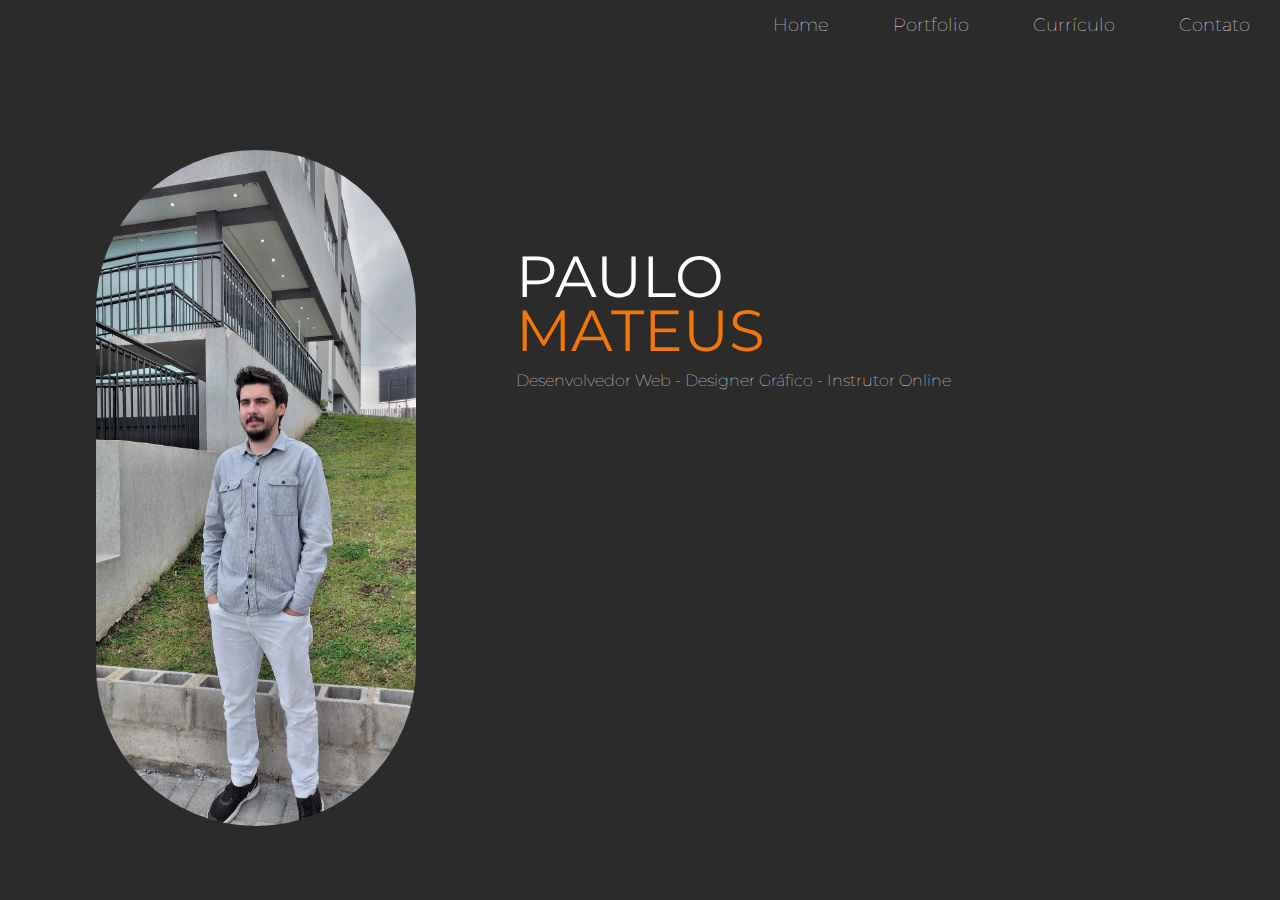
<file: index.html>
<!DOCTYPE html>

<html>

	<head>
		<title>Paulo Mateus - Portfolio Online</title>

		<meta charset="utf-8">
		<link rel="stylesheet" href="css/styles.css">
		<link href="https://fonts.googleapis.com/css?family=Montserrat:100,400" rel="stylesheet">
		<script type="text/javascript" src="js/scripts.js"></script>
		<meta name="viewport" content="width=device-width, inital-scale=1.0">


	</head>


	<body>

			<div id="navigation" class="navigation">
				<ul>
					<li><a href="index.html">Home</a></li>
					<li><a href="portfolio.html">Portfolio</a></li>
					<li><a href="curriculo.html">Currículo</a></li>
					<li><a href="contato.html">Contato</a></li>
					<li id="threeline-icon" class="threeline-icon" onclick="openNav()">&#9776;</li>
				</ul>
			</div>

			
			<div class="capa">

				<div class="profile-pic">
					<img src="img/paulo-profile.jpg" alt="Foto do desenvolvedor Paulo Mateus">
				</div>

				<div class="profile-title">
					<h1>Paulo <span>Mateus</span></h1>
					<h2>Desenvolvedor Web - Designer Gráfico - Instrutor Online</h2>	
										
				</div>



			</div>


		

	</body>

</html>
</file>
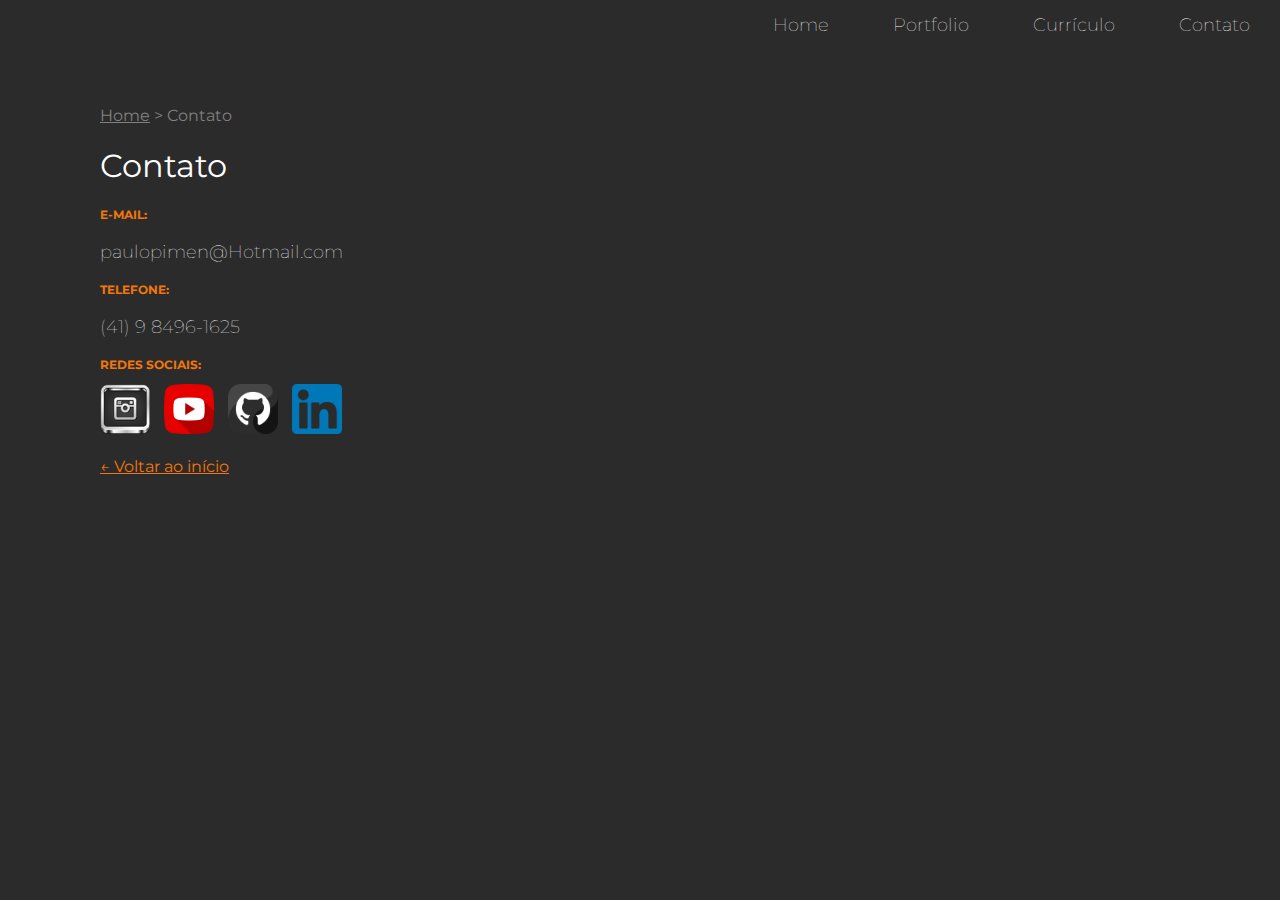
<file: contato.html>
<!DOCTYPE html>

<html>

	<head>
		<title>Contato - Paulo Mateus</title>

		<meta charset="utf-8">
		<link rel="stylesheet" href="css/styles.css">
		<link href="https://fonts.googleapis.com/css?family=Montserrat:100,400" rel="stylesheet">
		<script type="text/javascript" src="js/scripts.js"></script>
		<meta name="viewport" content="width=device-width, inital-scale=1.0">

	</head>


	<body>

			<div id="navigation" class="navigation">
				<ul>
					<li><a href="index.html">Home</a></li>
					<li><a href="portfolio.html">Portfolio</a></li>
					<li><a href="curriculo.html">Currículo</a></li>
					<li><a href="contato.html">Contato</a></li>
					<li id="threeline-icon" class="threeline-icon" onclick="openNav()">&#9776;</li>
				</ul>
			</div>

			<div class="main">
				
				
				<ul class="caminho">
					<li><a href="index.html">Home</a></li>
					<li>></li>
					<li>Contato</li>
				</ul>

				<h1>Contato</h1>
			

				<h3>E-mail:</h3>
				<p>paulopimen@Hotmail.com</p>

				<h3>Telefone:</h3>
				<p>(41) 9 8496-1625</p>

				<h3>Redes Sociais:</h3>
					
				<a href="https://www.instagram.com/paulomateusdonascimento/" target="_blank"><img class="social-img" src="img/instagram.png" alt="Link para o facebook"></a>
				<a href="https://www.youtube.com/channel/UCXGGXyHYJFK_yC_Jta_vqpw" target="_blank"><img class="social-img" src="img/youtube.png" alt="Link para o youtube"></a>
				<a href="https://github.com/pauloranger123" target="_blank"><img class="social-img" src="img/github.png" alt="Link para o github"></a>
				<a href="https://linkedin.com/in/paulo-mateus-d" target="_blank"><img class="social-img" src="img/linkedin.png" alt="Link para o linkedn"></a>

				<br><br>
				<a class="back-link" href="index.html">&larr; Voltar ao início<a>

			</div>	

			

	</body>

</html>
</file>
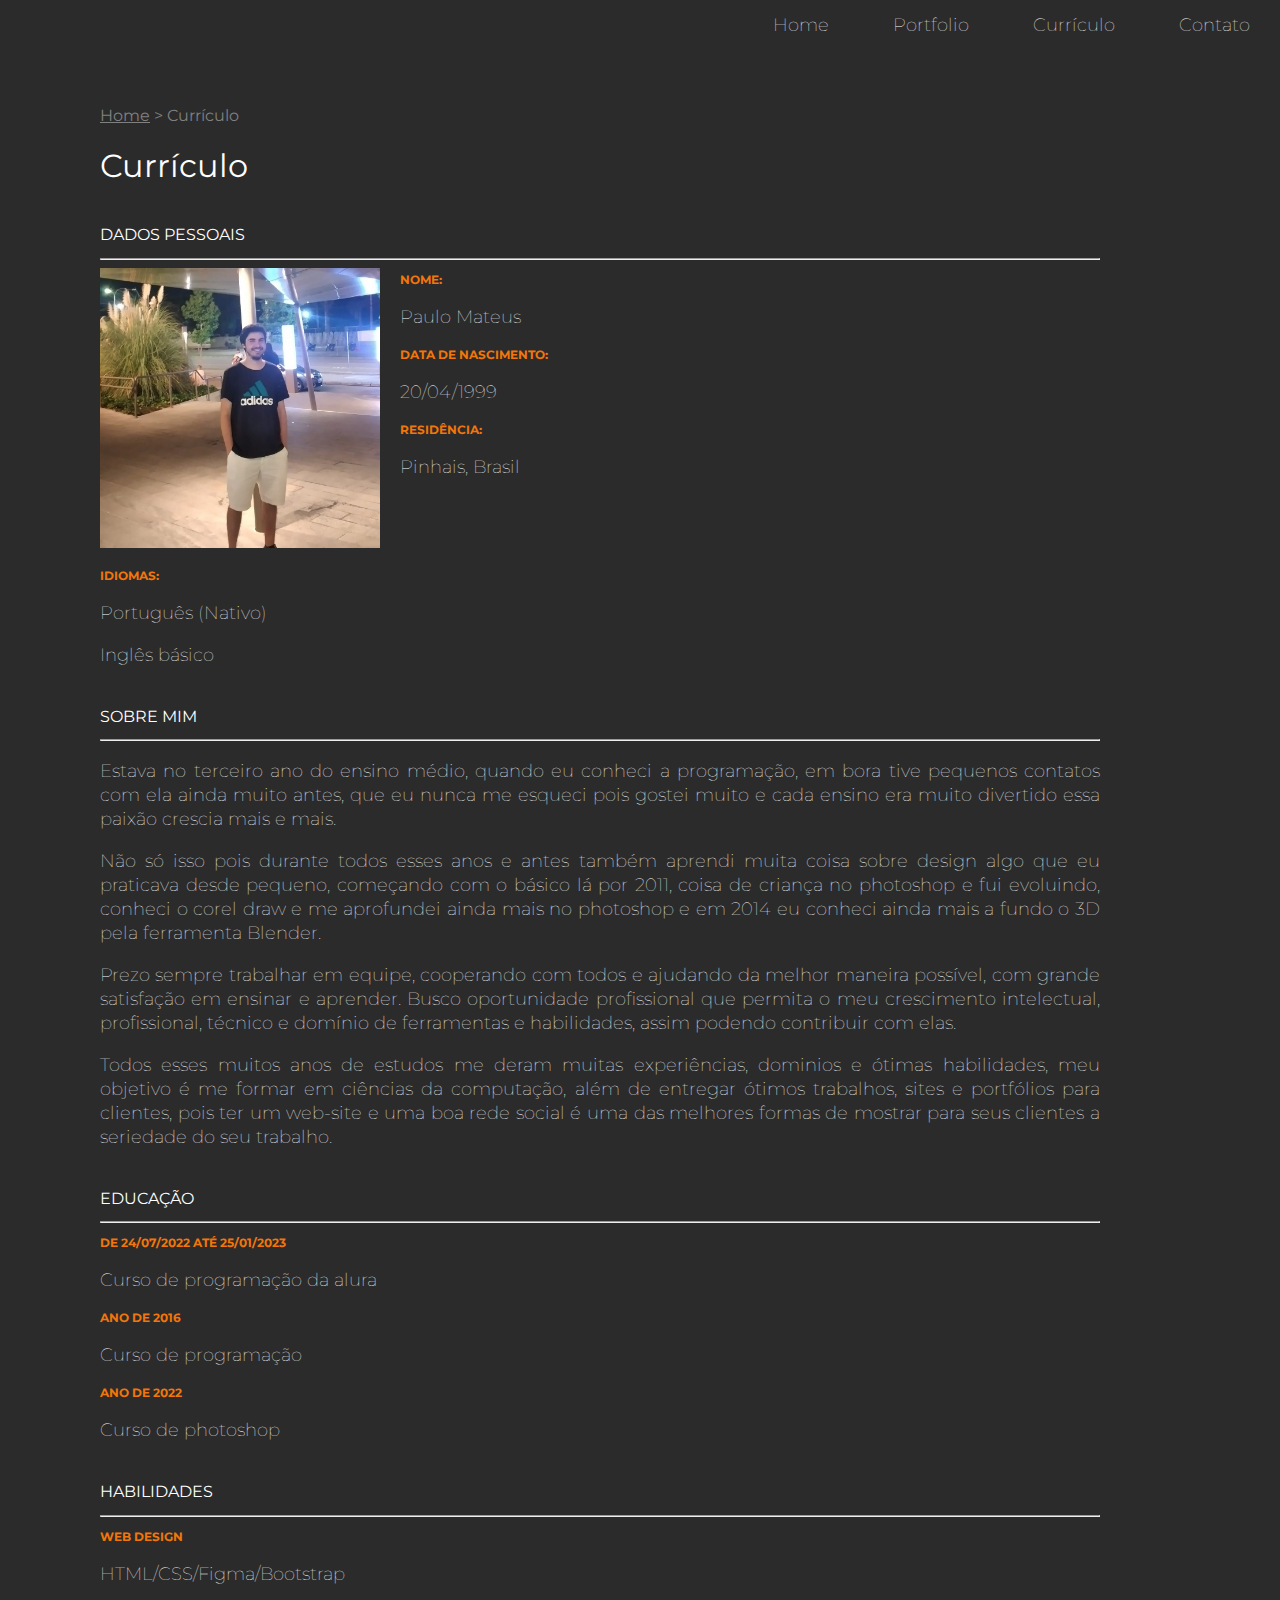
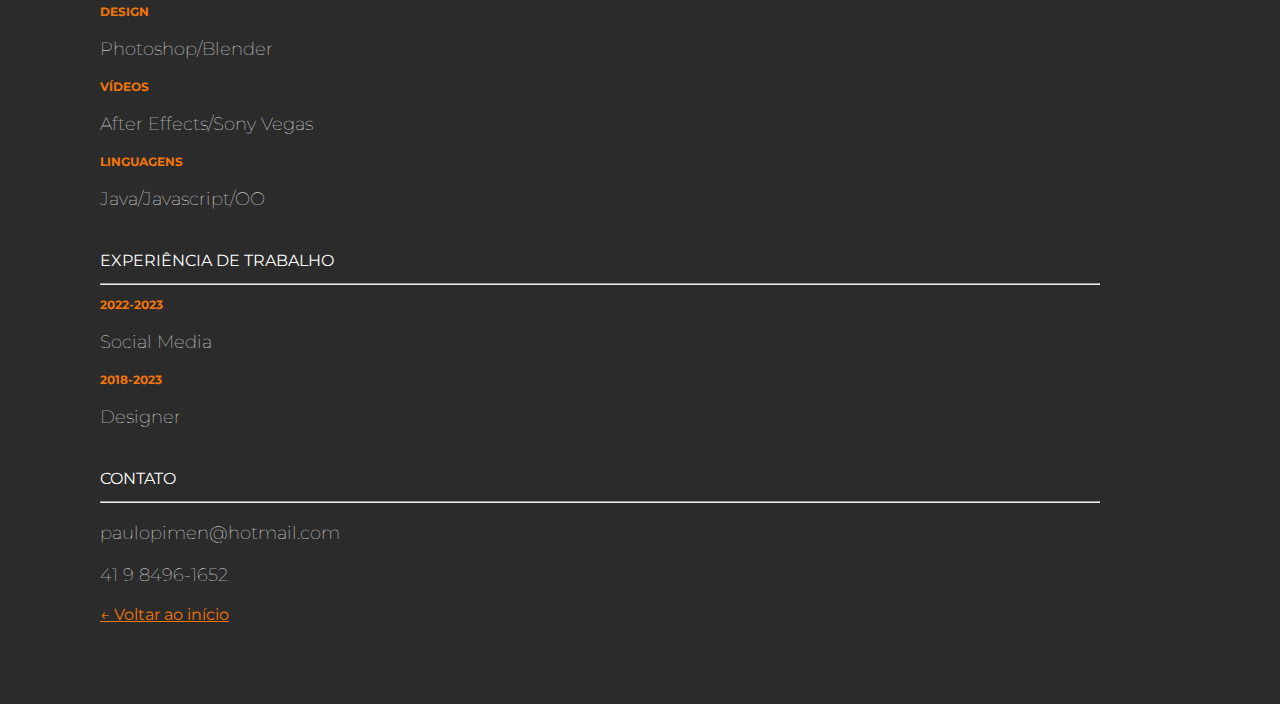
<file: curriculo.html>
<!DOCTYPE html>

<html>

	<head>
		<title>Currículo - Paulo Mateus</title>

		<meta charset="utf-8">
		<link rel="stylesheet" href="css/styles.css">
		<link href="https://fonts.googleapis.com/css?family=Montserrat:100,400" rel="stylesheet">
		<script type="text/javascript" src="js/scripts.js"></script>
		<meta name="viewport" content="width=device-width, inital-scale=1.0">

	</head>


	<body>

			<div id="navigation" class="navigation">
				<ul>
					<li><a href="index.html">Home</a></li>
					<li><a href="portfolio.html">Portfolio</a></li>
					<li><a href="curriculo.html">Currículo</a></li>
					<li><a href="contato.html">Contato</a></li>
					<li id="threeline-icon" class="threeline-icon" onclick="openNav()">&#9776;</li>
				</ul>
			</div>
			
			<div class="main">
								
				<ul class="caminho">
					<li><a href="index.html">Home</a></li>
					<li>></li>
					<li>Currículo</li>
				</ul>

				<h1>Currículo</h1>

					
					<h2>Dados Pessoais</h2>
					<hr>

						<img class="cv-pic" src="img/paulo-profile2.jpg" alt="Foto de Ivan Gomes">
						<h3>Nome:</h3>

							<p>Paulo Mateus</p>

						<h3>Data de Nascimento:</h3>

							<p>20/04/1999</p>

						<h3>Residência:</h3>

							<p>Pinhais, Brasil</p>

						<h3 style="clear: left">Idiomas:</h3>

							<p>Português (Nativo)</p>
							<p>Inglês básico</p>						
							
					
					<h2>Sobre Mim</h2>
					<hr>

							<p>Estava no terceiro ano do ensino médio, quando eu conheci a programação,
								em bora tive pequenos contatos com ela ainda muito antes, que eu nunca 
								me esqueci pois gostei muito e cada ensino era muito divertido essa paixão 
								crescia mais e mais.</p>

							<!-- <p>Quando eu vi, depois de consumir muitos conteúdos gratuitos eu resolvi comprar 
								de fato um curso de programação e foi algo ótimo para mim, através dos meus muitos anos de 
								estudos que começou em 2017 mas que conheci em 2015 me deram muito dominios 
								sobre web-design.</p> -->

							<p>Não só isso pois durante todos esses anos e antes também aprendi muita
								coisa sobre design algo que eu praticava desde pequeno, começando com o básico
								lá por 2011, coisa de criança no photoshop e fui evoluindo, conheci o corel draw e me aprofundei
								ainda mais no photoshop e em 2014 eu conheci ainda mais a fundo
								o 3D pela ferramenta Blender.</p>

							<p>Prezo sempre trabalhar em equipe, cooperando com todos e ajudando da melhor
								maneira possível, com grande satisfação em ensinar e aprender.
								Busco oportunidade profissional que permita o meu crescimento intelectual,
								profissional, técnico e domínio de ferramentas e habilidades, assim podendo
								contribuir com elas.</p>	

							<p>Todos esses muitos anos de estudos me deram muitas experiências, dominios e ótimas habilidades, meu objetivo
								é me formar em ciências da computação, além de entregar ótimos trabalhos, sites e portfólios
								para clientes, pois ter um web-site e uma boa rede social é uma das melhores formas de mostrar para seus
								clientes a seriedade do seu trabalho.
							</p>

					
					<h2>Educação</h2>
					<hr>

						<h3>De 24/07/2022 até 25/01/2023</h3>

							<p>Curso de programação da alura</p>

						<h3>Ano de 2016</h3>

							<p>Curso de programação</p>

						<h3>Ano de 2022</h3>

							<p>Curso de photoshop</p>

					
					<h2>Habilidades</h2>
					<hr>

						<h3>Web Design</h3>

							<p>HTML/CSS/Figma/Bootstrap</p>

						<h3>Design</h3>

							<p>Photoshop/Blender</p>

						<h3>Vídeos</h3>

							<p>After Effects/Sony Vegas</p>

						<h3>Linguagens</h3>

							<p>Java/Javascript/OO</p>

					
					<h2>Experiência de Trabalho</h2>
					<hr>

						<h3>2022-2023</h3>

							<p>Social Media</p>

						<h3>2018-2023</h3>

							<p>Designer</p>

						<!--
							<h3>data-data</h3>
							<p>Função - empresa - local</p>
						-->
						


					<h2>Contato</h2>
					<hr>

							<p>paulopimen@hotmail.com</p>
							<p>41 9 8496-1652</p>


				<a class="back-link" href="index.html">&larr; Voltar ao início</a>


			</div>

				

	</body>

</html>
</file>
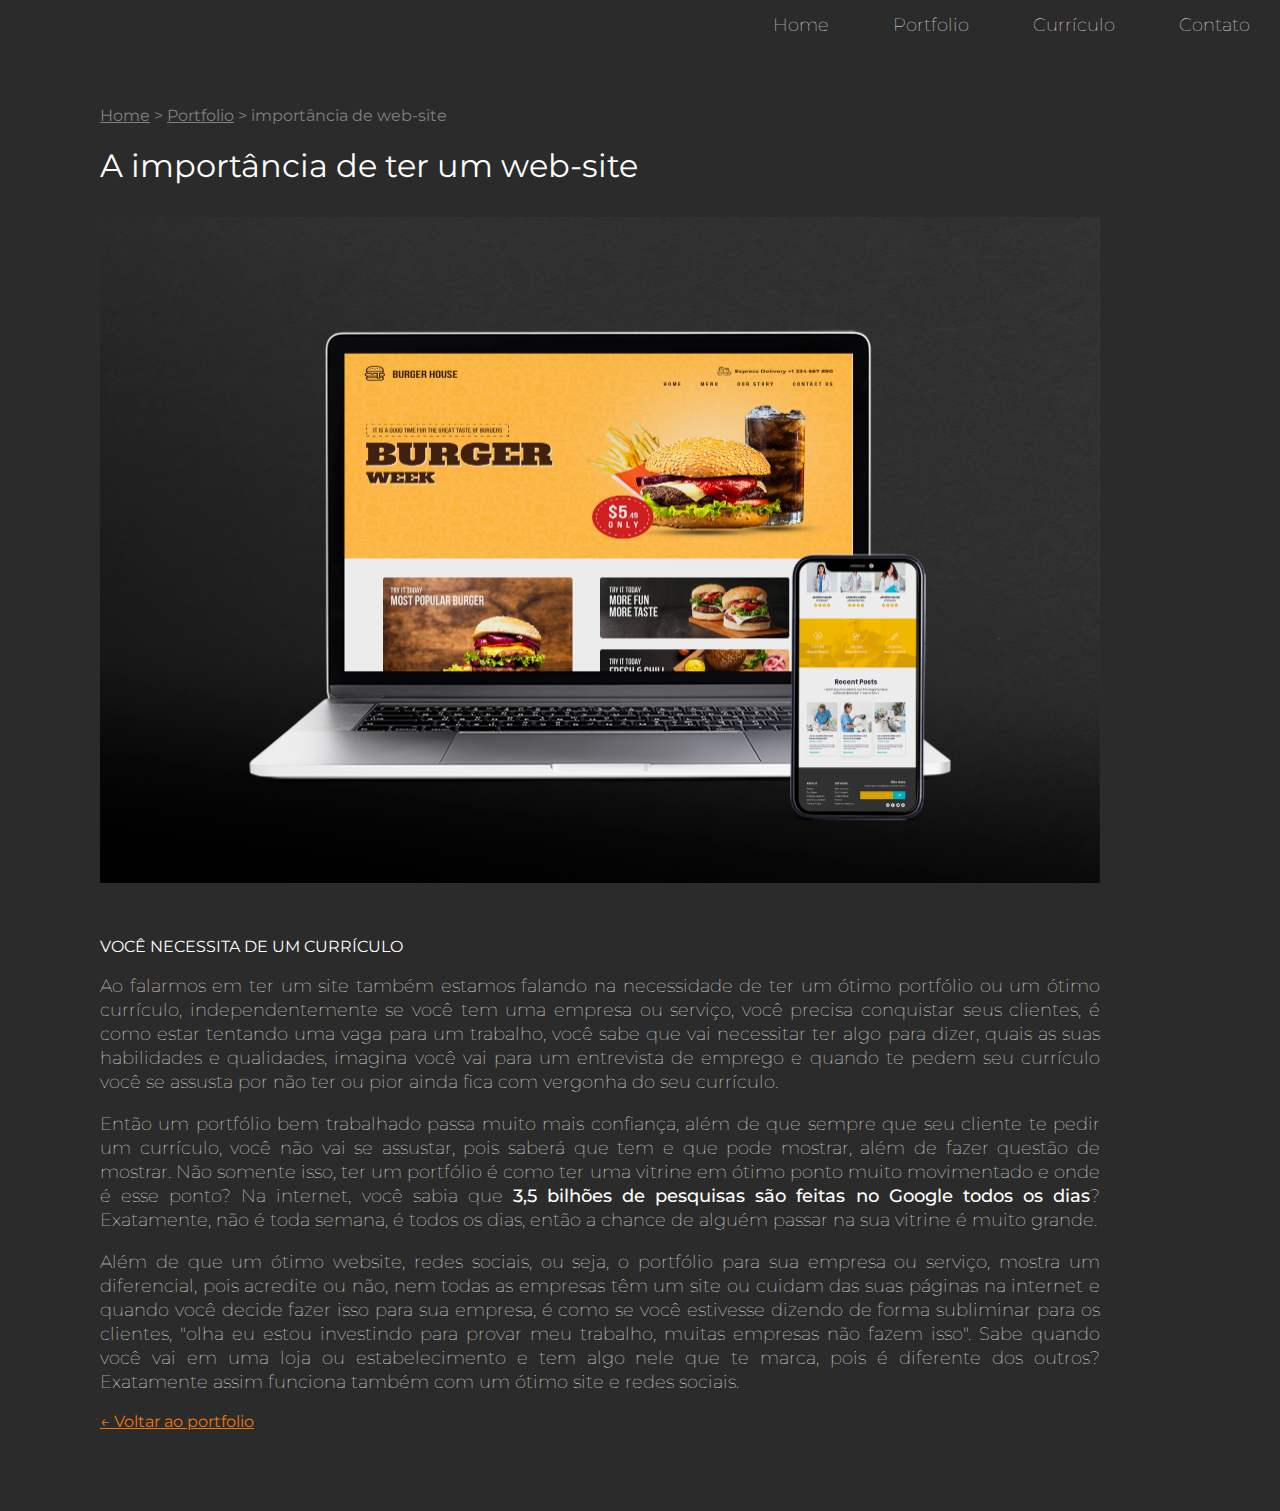
<file: importancia-site.html>
<!DOCTYPE html>

<html>

<head>
	<title>Trabalhos Webdesign - Paulo Mateus</title>

	<meta charset="utf-8">
	<link rel="stylesheet" href="css/styles.css">
	<link href="https://fonts.googleapis.com/css?family=Montserrat:100,400" rel="stylesheet">
	<script type="text/javascript" src="js/scripts.js"></script>
	<meta name="viewport" content="width=device-width, inital-scale=1.0">


</head>


<body>

	<div id="navigation" class="navigation">
		<ul>
			<li><a href="index.html">Home</a></li>
			<li><a href="portfolio.html">Portfolio</a></li>
			<li><a href="curriculo.html">Currículo</a></li>
			<li><a href="contato.html">Contato</a></li>
			<li id="threeline-icon" class="threeline-icon" onclick="openNav()">&#9776;</li>
		</ul>
	</div>



	<div class="main">


		<ul class="caminho">
			<li><a href="index.html">Home</a></li>
			<li>></li>
			<li><a href="portfolio.html">Portfolio</a></li>
			<li>></li>
			<li>importância de web-site</li>
		</ul>

		<h1>A importância de ter um web-site</h1>

		<img class="foto-trabalhos" src="img/trabalhos/terSite.jpg" alt="importancia-site">

		<h2>Você necessita de um currículo</h2>

		<p> Ao falarmos em ter um site também estamos falando na necessidade de ter um ótimo portfólio ou um ótimo currículo, independentemente se você tem uma empresa ou serviço, você precisa conquistar seus clientes, é como estar tentando uma vaga para um trabalho, você sabe que vai necessitar ter algo para dizer, quais as suas habilidades e qualidades, imagina você vai para um entrevista de emprego e quando te pedem seu currículo você se assusta por não ter ou pior ainda fica com vergonha do seu currículo.
		</p>

		<p> Então um portfólio bem trabalhado passa muito mais confiança, além de que sempre que seu cliente te pedir um currículo, você não vai se assustar, pois saberá que tem e que pode mostrar, além de fazer questão de mostrar. Não somente isso, ter um portfólio é como ter uma vitrine em ótimo ponto muito movimentado e onde é esse ponto? Na internet, você sabia que <strong>3,5 bilhões de pesquisas são feitas no Google todos os dias</strong>? Exatamente, não é toda semana, é todos os dias, então a chance de alguém passar na sua vitrine é muito grande.
		</p>

		<p> Além de que um ótimo website, redes sociais, ou seja, o portfólio para sua empresa ou serviço, mostra um diferencial, pois acredite ou não, nem todas as empresas têm um site ou cuidam das suas páginas na internet e quando você decide fazer isso para sua empresa, é como se você estivesse dizendo de forma subliminar para os clientes, "olha eu estou investindo para provar meu trabalho, muitas empresas não fazem isso". Sabe quando você vai em uma loja ou estabelecimento e tem algo nele que te marca, pois é diferente dos outros? Exatamente assim funciona também com um ótimo site e redes sociais.
		</p>

		
		
		<a class="back-link" href="portfolio.html">&larr; Voltar ao portfolio<a></a>
		<br>
		

	</div>



</body>

</html>
</file>
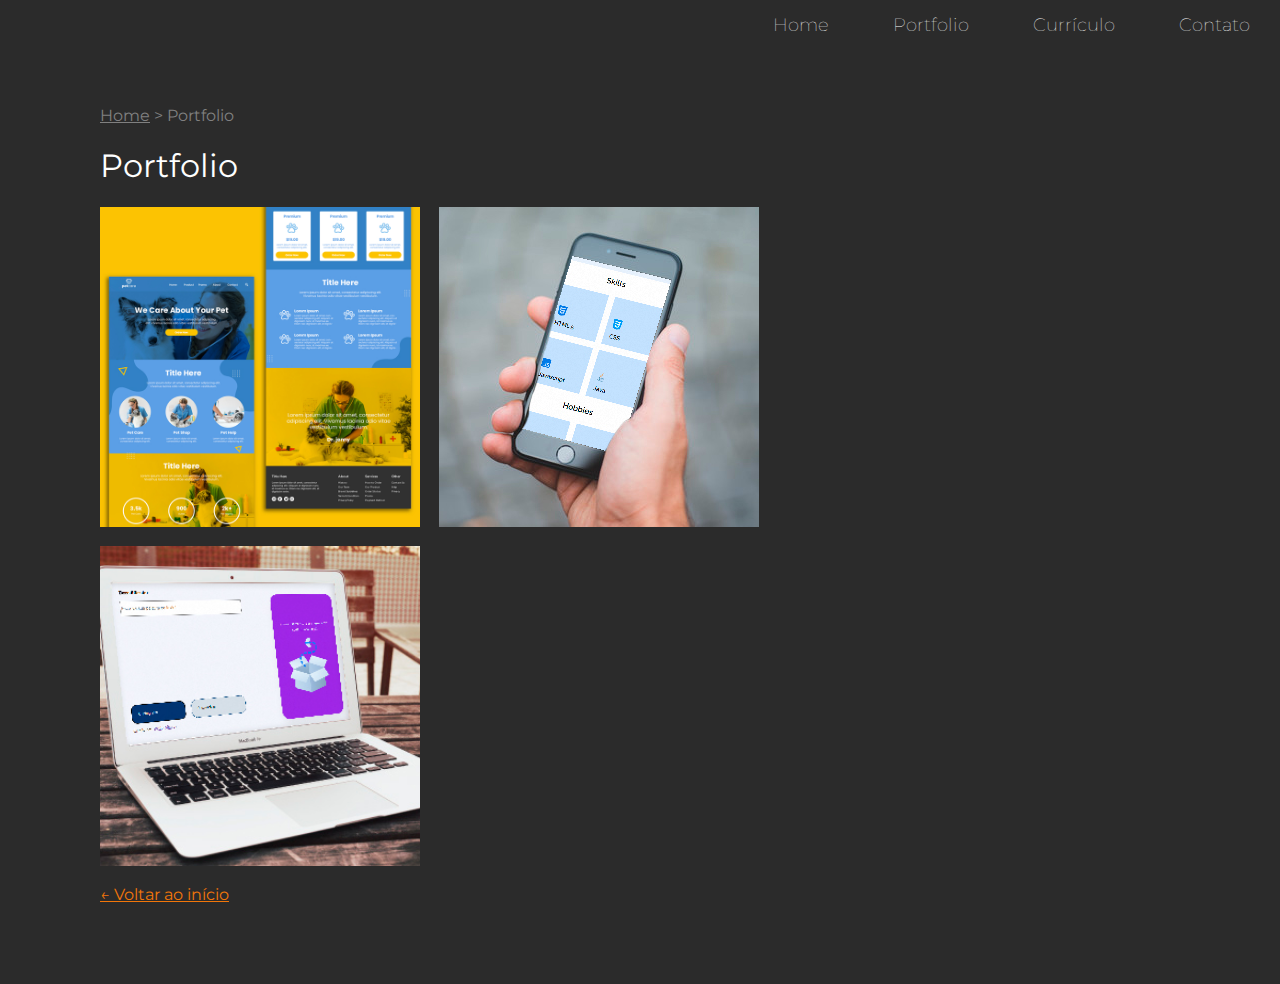
<file: portfolio.html>
<!DOCTYPE html>

<html>

	<head>
		<title>Portfolio - Paulo Mateus</title>

		<meta charset="utf-8">
		<link rel="stylesheet" href="css/styles.css">
		<link href="https://fonts.googleapis.com/css?family=Montserrat:100,400" rel="stylesheet">
		<script type="text/javascript" src="js/scripts.js"></script>
		<meta name="viewport" content="width=device-width, inital-scale=1.0">


	</head>


	<body>

			<div id="navigation" class="navigation">
				<ul>
					<li><a href="index.html">Home</a></li>
					<li><a href="portfolio.html">Portfolio</a></li>
					<li><a href="curriculo.html">Currículo</a></li>
					<li><a href="contato.html">Contato</a></li>
					<li id="threeline-icon" class="threeline-icon" onclick="openNav()">&#9776;</li>
				</ul>
			</div>


						
			<div class="main">
				
				
				<ul class="caminho">
					<li><a href="index.html">Home</a></li>
					<li>></li>
					<li>Portfolio</li>
				</ul>

				<h1>Portfolio</h1>

				<div style="background-image: url('img/thumbSite.jpg')" class="miniatura">
					<a href="importancia-site.html">
					<div class="blackbox">
						<div class="blackbox-text">
							<h1>Importância de um site em 2023</h1>
							<h2>Sua empresa necessita</h2>
						</div>
					</div>
					</a>
				</div>

				
				<div style="background-image: url('img/ccb.jpg')" class="miniatura">
					<a href="webdesign-ccb.html">
					<div class="blackbox">
						<div class="blackbox-text">
							<h1>Meu outro site de Portfolio</h1>
							<h2>Web Design</h2>
						</div>
					</div>
					</a>
				</div>
			
				
				
				<div style="background-image: url('img/site-psp.jpg')" class="miniatura">
					<a href="webdesign-psp.html">
					<div class="blackbox">
						<div class="blackbox-text">
							<h1>Meus outros sites de lógica</h1>
							<h2>Linguagens de programação</h2>
						</div>
					</div>
					</a>
				</div>
				
		

				

				<br>
				<a class="back-link" href="index.html">&larr; Voltar ao início<a>

			</div>	

			

	</body>

</html>
</file>
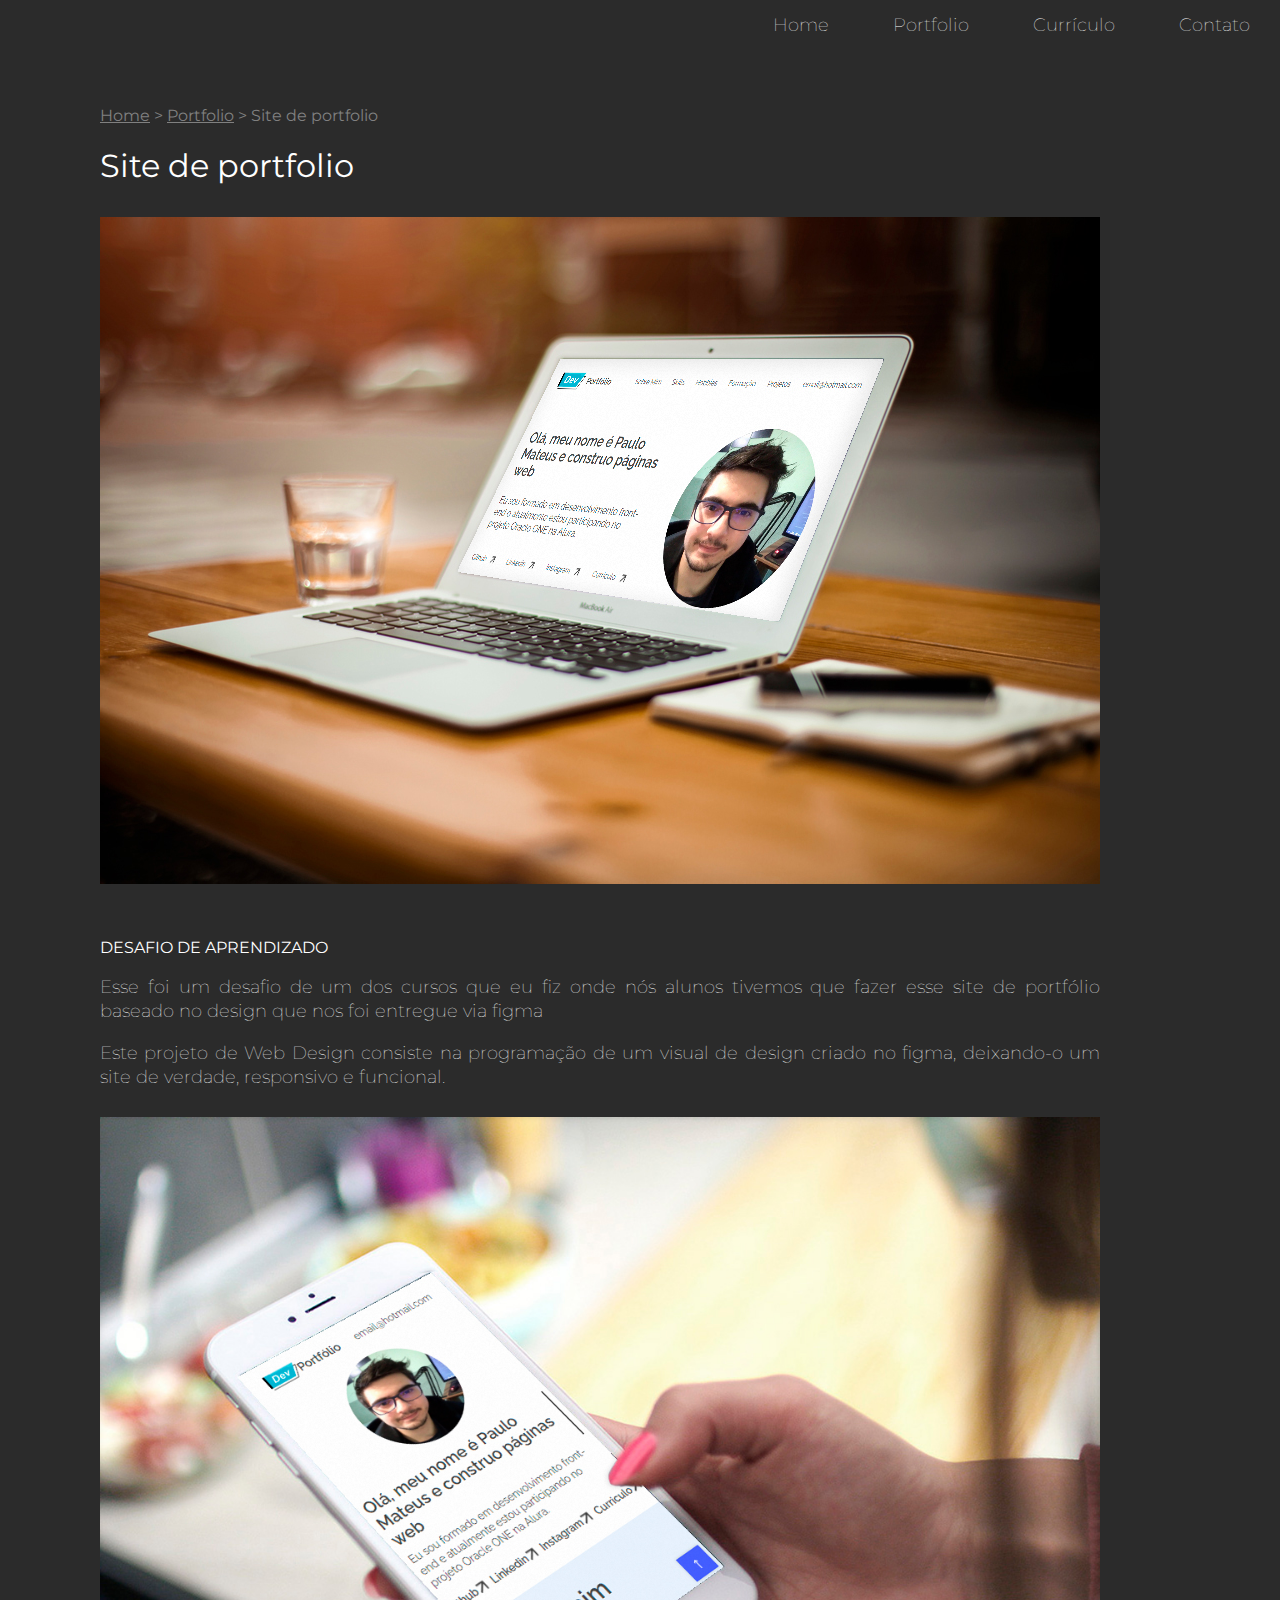
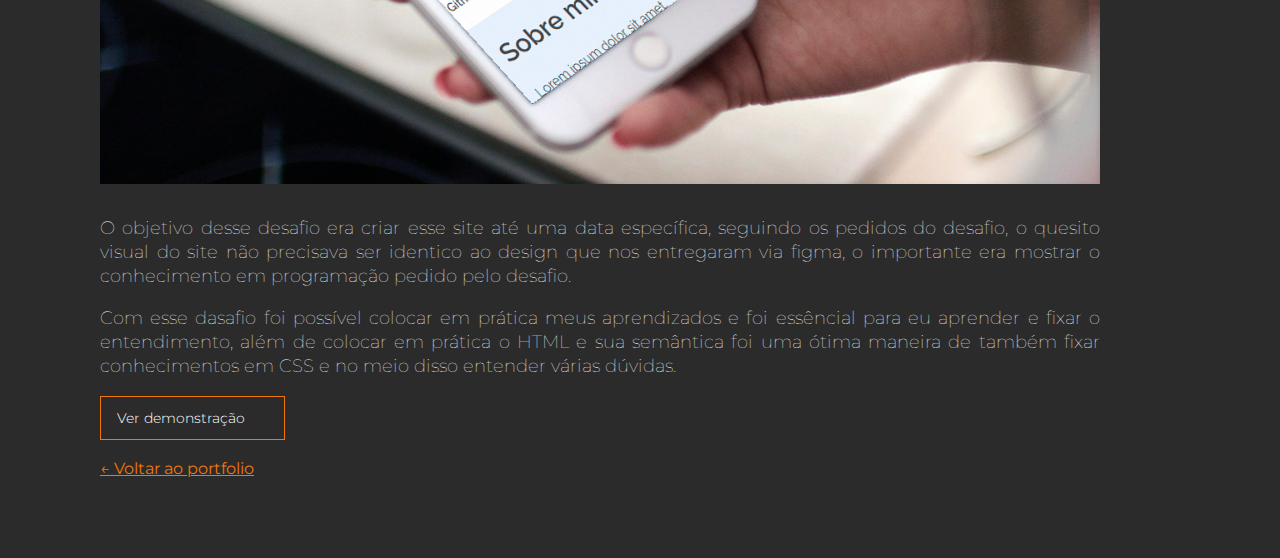
<file: webdesign-ccb.html>
<!DOCTYPE html>

<html>

	<head>
		<title>Trabalhos Webdesign - Paulo Mateus</title>

		<meta charset="utf-8">
		<link rel="stylesheet" href="css/styles.css">
		<link href="https://fonts.googleapis.com/css?family=Montserrat:100,400" rel="stylesheet">
		<script type="text/javascript" src="js/scripts.js"></script>
		<meta name="viewport" content="width=device-width, inital-scale=1.0">


	</head>


	<body>

			<div id="navigation" class="navigation">
				<ul>
					<li><a href="index.html">Home</a></li>
					<li><a href="portfolio.html">Portfolio</a></li>
					<li><a href="curriculo.html">Currículo</a></li>
					<li><a href="contato.html">Contato</a></li>
					<li id="threeline-icon" class="threeline-icon" onclick="openNav()">&#9776;</li>
				</ul>
			</div>


						
			<div class="main">
				
				
				<ul class="caminho">
					<li><a href="index.html">Home</a></li>
					<li>></li>
					<li><a href="portfolio.html">Portfolio</a></li>
					<li>></li>
					<li>Site de portfolio</li>
				</ul>

				<h1>Site de portfolio</h1>

				<img class="foto-trabalhos" src="img/trabalhos/ccb1.jpg" alt="Site CCB">

				<h2>Desafio de aprendizado</h2>

				<p>Esse foi um desafio de um dos cursos que eu fiz onde nós alunos tivemos que fazer esse site de portfólio baseado no design que nos foi entregue via figma</p>

				<p>Este projeto de Web Design consiste na programação de um visual de design criado no figma, deixando-o um site de verdade, responsivo e funcional.</p>

				<img class="foto-trabalhos" src="img/trabalhos/ccb2.jpg" alt="Site CCB">

				<p>O objetivo desse desafio era criar esse site até uma data específica, seguindo os pedidos do desafio, o quesito visual do site não
					precisava ser identico ao design que nos entregaram via figma, o importante era mostrar o conhecimento em programação pedido pelo
					desafio.
				</p>				
				
				<p>Com esse dasafio foi possível colocar em prática meus aprendizados e foi essêncial para eu aprender
				e fixar o entendimento, além de colocar em prática o HTML e sua semântica foi uma ótima maneira de
				também fixar conhecimentos em CSS e no meio disso entender várias dúvidas.
				</p>

				<a href="https://pauloranger123.github.io/meu-portfolio/" target="_blank" class="botaoVer">Ver demonstração</a>

				
				<a class="back-link" href="portfolio.html">&larr; Voltar ao portfolio<a>

			</div>	

			

	</body>

</html>
</file>
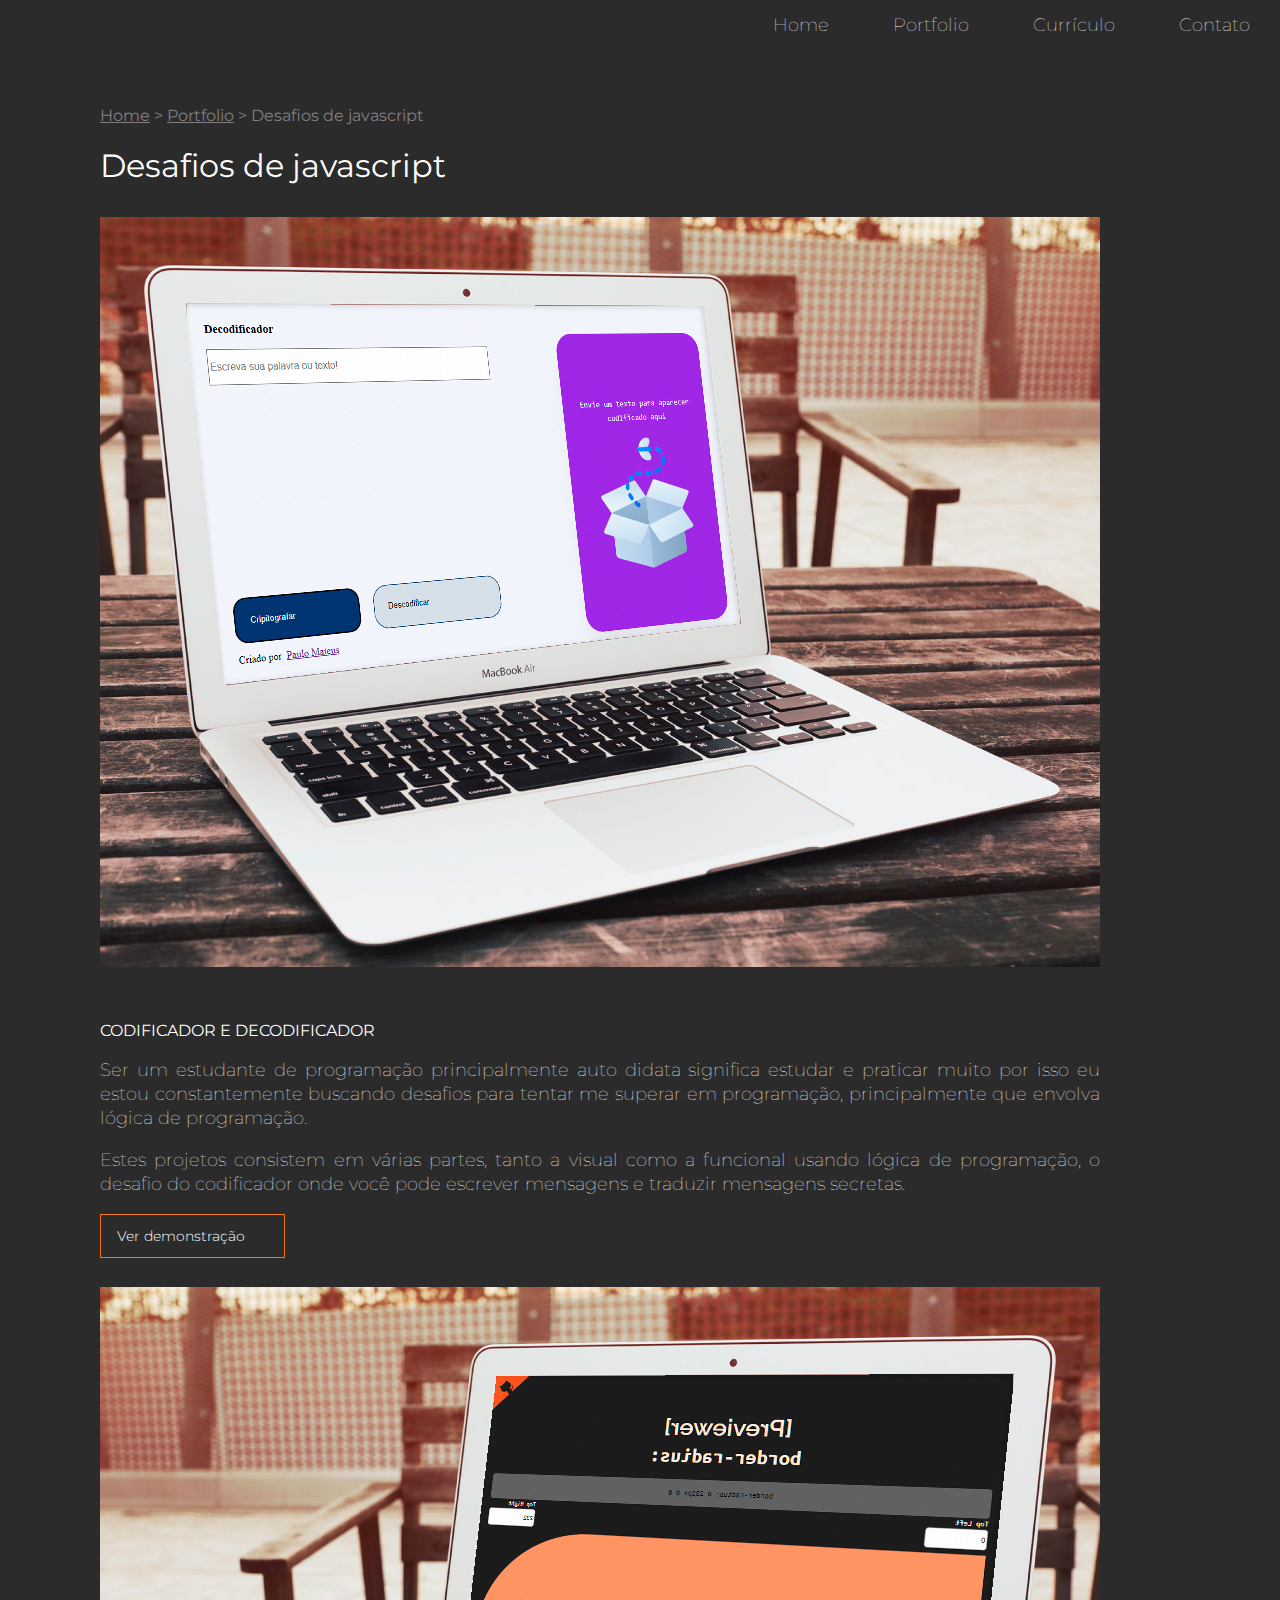
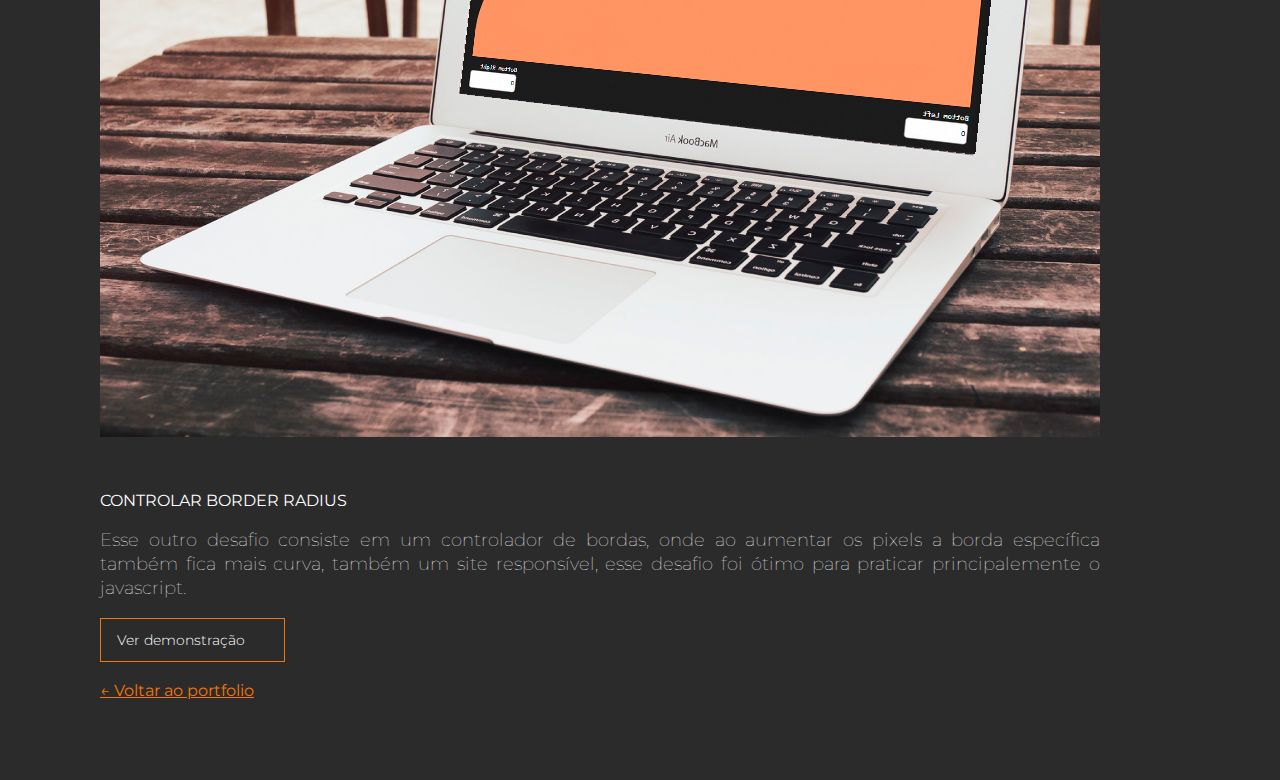
<file: webdesign-psp.html>
<!DOCTYPE html>

<html>

<head>
	<title>Trabalhos Webdesign - Paulo Mateus</title>

	<meta charset="utf-8">
	<link rel="stylesheet" href="css/styles.css">
	<link href="https://fonts.googleapis.com/css?family=Montserrat:100,400" rel="stylesheet">
	<script type="text/javascript" src="js/scripts.js"></script>
	<meta name="viewport" content="width=device-width, inital-scale=1.0">


</head>


<body>

	<div id="navigation" class="navigation">
		<ul>
			<li><a href="index.html">Home</a></li>
			<li><a href="portfolio.html">Portfolio</a></li>
			<li><a href="curriculo.html">Currículo</a></li>
			<li><a href="contato.html">Contato</a></li>
			<li id="threeline-icon" class="threeline-icon" onclick="openNav()">&#9776;</li>
		</ul>
	</div>



	<div class="main">


		<ul class="caminho">
			<li><a href="index.html">Home</a></li>
			<li>></li>
			<li><a href="portfolio.html">Portfolio</a></li>
			<li>></li>
			<li>Desafios de javascript</li>
		</ul>

		<h1>Desafios de javascript</h1>

		<img class="foto-trabalhos" src="img/trabalhos/psp1.jpg" alt="Site Decodificador">

		<h2>Codificador e decodificador</h2>

		<p>Ser um estudante de programação principalmente auto didata significa estudar e praticar muito por isso eu
			estou constantemente
			buscando desafios para tentar me superar em programação, principalmente que envolva lógica de programação.
		</p>

		<p>Estes projetos consistem em várias partes, tanto a visual como a funcional usando lógica de programação, o
			desafio do
			codificador onde você pode escrever mensagens e traduzir mensagens secretas.</p>

		<a href="https://pauloranger123.github.io/meu_primeiro_criptografador/codificador.html" target="_blank" class="botaoVer">Ver demonstração</a>

		<img class="foto-trabalhos" src="img/trabalhos/psp2.jpg" alt="Controlador de bordar">

		<h2>Controlar border radius </h2>

		<p>Esse outro desafio consiste em um controlador de bordas, onde ao aumentar os pixels a borda específica também
		fica mais curva, também um site responsível, esse desafio foi ótimo para praticar principalemente o javascript.
		</p>
		<a href="https://pauloranger123.github.io/BorderRadiusControler/" target="_blank" class="botaoVer">Ver demonstração</a>
		
		<a class="back-link" href="portfolio.html">&larr; Voltar ao portfolio<a></a>
		<br>
		

	</div>



</body>

</html>
</file>
<file: css/styles.css>
html,body {
	margin: 0;
	padding: 0;


}

body {
	background-color: #2b2b2b;
	font-family: 'Montserrat', sans-serif;
}

strong {
	font-weight: 500;
}

.navigation {
	background-color: #2b2b2b;
	color: white;
	height: 50px;

	animation-name: navegacao;
	animation-duration: 2s;
}




.navigation ul {
	margin-top: 0;
	list-style: none;
	padding-left: 0;
	text-align: right;
	height: 50px;

}

.navigation li {
	display: inline-block;
	padding-left: 30px;
	padding-right: 30px;
	line-height: 50px;
	font-size: 18px;
	font-weight: 100;
}

.navigation a {
	color: white;
	text-decoration: none;
}

.navigation a:hover {
	color: #f27609;
}

.navigation li.threeline-icon {
	display: none;
}

.navigation li.threeline-icon:hover {
	color: #f27609;
	cursor: pointer;
}

.capa {
	color: white;
	vertical-align: top;
	padding-bottom: 20px;	
}

.capa span {
	color: #f27609;
	display: block;
}

.capa div {
	display: inline-block;
	height: 650px;
}

.botaoVer {
	display: block;
	padding: 12px 16px;
    width: 151px;
	margin-bottom: 19px;
    border: 1px solid #f27609;
    background: #2a7be400;
    font-style: normal;
    font-weight: 300;
    font-size: 14px;
    color: #FFFFFF;
	text-decoration: none;
}

.botaoVer:hover {	
	font-weight: 500;
    background: #e4a92a50;
}


.profile-pic {
	width: 40%;
	text-align: center;

	animation-name: profile-capa;
	animation-duration: 2s;
}

.profile-pic img {
	width: 320px;
	border-radius: 320px;
	margin-top: 100px;
}


.profile-title {
	vertical-align: top;
	width: 59%;

		animation-name: titulo-capa;
		animation-duration: 2s;

}

.profile-title h1 {
	text-transform: uppercase;
	font-size: 58px;
	margin-top: 200px;
	font-weight: 400;
	line-height: 54px;
}

.profile-title h2 {
	font-size: 16px;
	font-weight: 100;
	margin-top: -26px;
}


.main {
	padding: 40px 180px 80px 100px;

	animation-name: conteudo;
	animation-duration: 2s;

}

.cv-pic {
	float: left;
	width: 280px;
	margin-right: 20px;
	margin-bottom: 20px;
}

.main h1 {
	color: white;
	font-weight: normal;
}

.main h2 {
	color: white;
	font-size: 16px;
	text-transform: uppercase;
	font-weight: normal;
	margin-top: 40px;
}

.main h3 {
	color: #f27609;
	font-size: 12px;
	text-transform: uppercase;

}

.main p {
	color: white;
	font-size: 18px;
	font-weight: 100;
	line-height: 24px;
	text-align: justify;
}


.caminho {
	list-style: none;
	padding-left: 0;
	color: grey;
}

.caminho li {
	display: inline-block;

}

.caminho a {
	color: grey;
}

.social-img {
	width: 50px;
	margin-right: 10px;
}

.miniatura {
	width: 320px;
	height: 320px;
	display: inline-block;
	margin-right: 15px;
	margin-bottom: 15px;
	background-size: contain;
	overflow: hidden;
}

.miniatura a {
	text-decoration: none;
}


.blackbox {
	width: 100%;
	height: 100%;
	background-color: black;
	opacity: 0;
	padding-top: 120px;
	transition: 1s;
}


.blackbox:hover {
	opacity: 0.8;
	transition: 1s;

}

.blackbox-text {
	text-align: center;
}

.blackbox-text h1 {
	font-size: 16px;
	color: #f27609;
	text-transform: uppercase;
	margin-top: 0px;
}

.blackbox-text h2 {
	text-transform: none;
	font-weight: 100;
	margin-top: 0;
}

.foto-trabalhos {
	width: 100%;
	margin-bottom: 10px;
	margin-top: 10px;
}

.back-link {
	color: #f27609;
}

::-webkit-scrollbar {
	width: 10px;
}

::-webkit-scrollbar-thumb {
	background-color: #f27609;
}

@keyframes profile-capa {
	0% {opacity: 0; transform: translate(0px,20px)}
	100% {opacity: 1; transform: translate(0px,0px)}
}

@keyframes titulo-capa {
	0% {opacity: 0; transform: translate(0px,-20px)}
	100% {opacity: 1; transform: translate(0px,0px)}
} 

@keyframes conteudo {
	0% {opacity: 0; transform: translate(-20px,0px)}
	100% {opacity: 1; transform: translate(0px,0px)}
} 

@keyframes navegacao {
	0% {opacity: 0;}
	50% {opacity: 0;}
	100% {opacity: 1}
} 

@media (max-width: 1000px) {


.navigation li {
	display: none;
}

.navigation li.threeline-icon {
	display: inline-block;
}

.capa {
	display: flex;
    flex-direction: column-reverse;
    align-items: center;
}


.capa div {
	display: block;
	height: auto;
	
}

.profile-pic {
	width: 100%;
}

.profile-pic img {
	max-width: 75%;
	margin-top: 0;
	max-width: 80%;
}

.profile-title {
	text-align: center;
	width: 100%;
}

.profile-title h1 {
	margin-top: 30px;
	font-size: 36px;
	margin-left: 20px;
	margin-right: 20px;
}

.profile-title h2 {
	margin-top: 20px;
	margin-left: 20px;
	margin-right: 20px;
}

.main {
	padding: 10px 5% 40px 5%;
	overflow-wrap: break-word;
  	word-wrap: break-word;


}

.main p {
	text-align: left;
	line-height: 30px;

}

.caminho li {
	font-size: 12px;
}

.cv-pic {
	float: none;
	max-width: 100%;
	margin-right: 0px;
}

.miniatura {
	max-width: 100%;
	background-size: auto 100%;
}

.blackbox {
	opacity: 0.8;
}

.menujs {
	height: auto;
}

.menujs ul {
	height: auto;
	text-align: center;
	padding-right: 15%;
	padding-left: 15%;

}

.menujs li {
	display: block;
	border-bottom: solid grey 1px;
	width: 100%;
	padding: 0;

}



}
</file>
